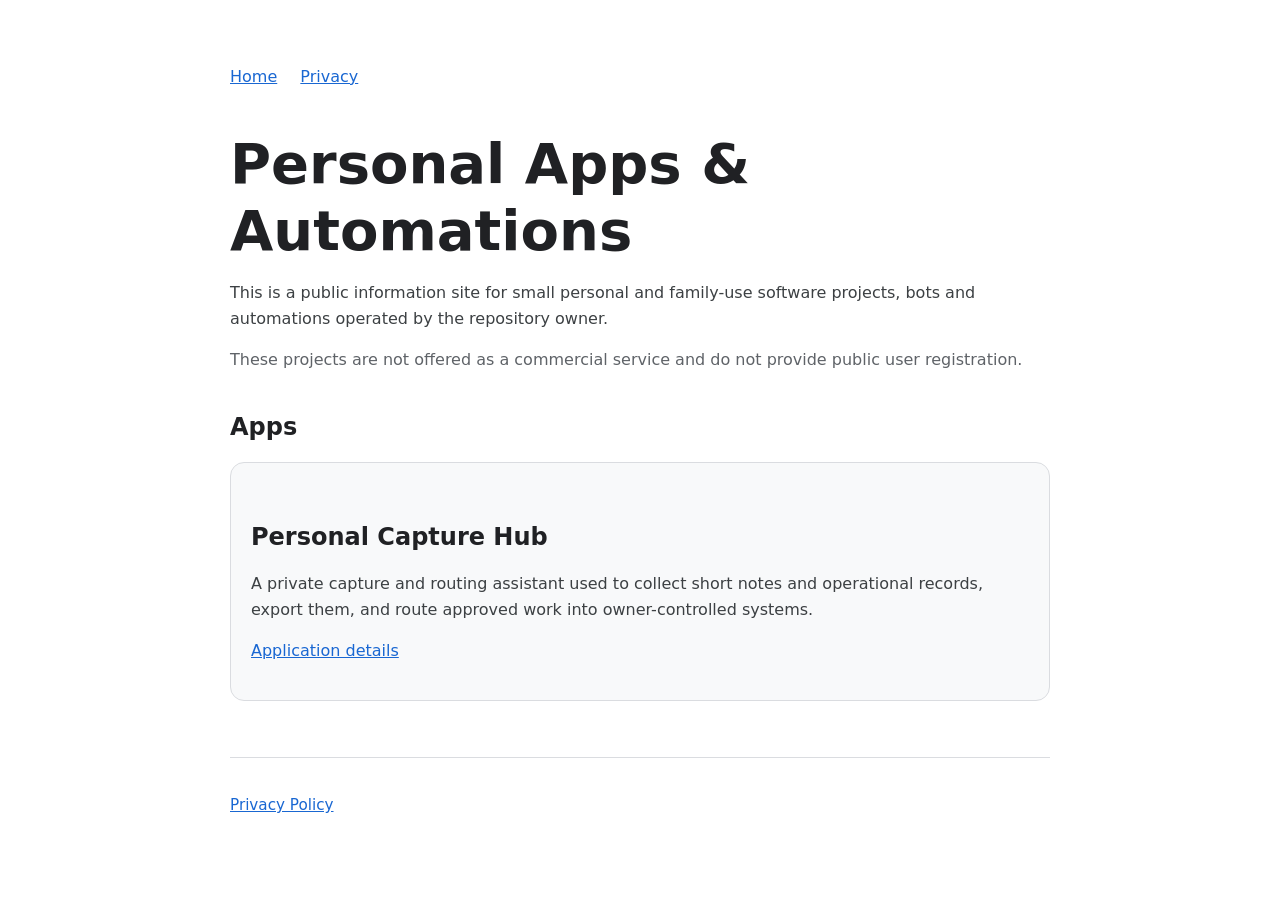
<file: index.html>
<!doctype html>
<html lang="en">
<head>
  <meta charset="utf-8">
  <meta name="viewport" content="width=device-width, initial-scale=1">
  <title>Personal Apps & Automations</title>
  <meta name="description" content="Public information for personal software, bots and automation projects.">
  <link rel="stylesheet" href="/styles.css">
</head>
<body>
  <main>
    <nav>
      <a href="/">Home</a>
      <a href="/privacy/">Privacy</a>
    </nav>

    <h1>Personal Apps & Automations</h1>
    <p>
      This is a public information site for small personal and family-use software projects,
      bots and automations operated by the repository owner.
    </p>
    <p class="muted">
      These projects are not offered as a commercial service and do not provide public user registration.
    </p>

    <h2>Apps</h2>

    <section class="card">
      <h2>Personal Capture Hub</h2>
      <p>
        A private capture and routing assistant used to collect short notes and operational records,
        export them, and route approved work into owner-controlled systems.
      </p>
      <p><a href="/apps/personal-capture-hub/">Application details</a></p>
    </section>

    <footer>
      <p><a href="/privacy/">Privacy Policy</a></p>
    </footer>
  </main>
</body>
</html>
</file>
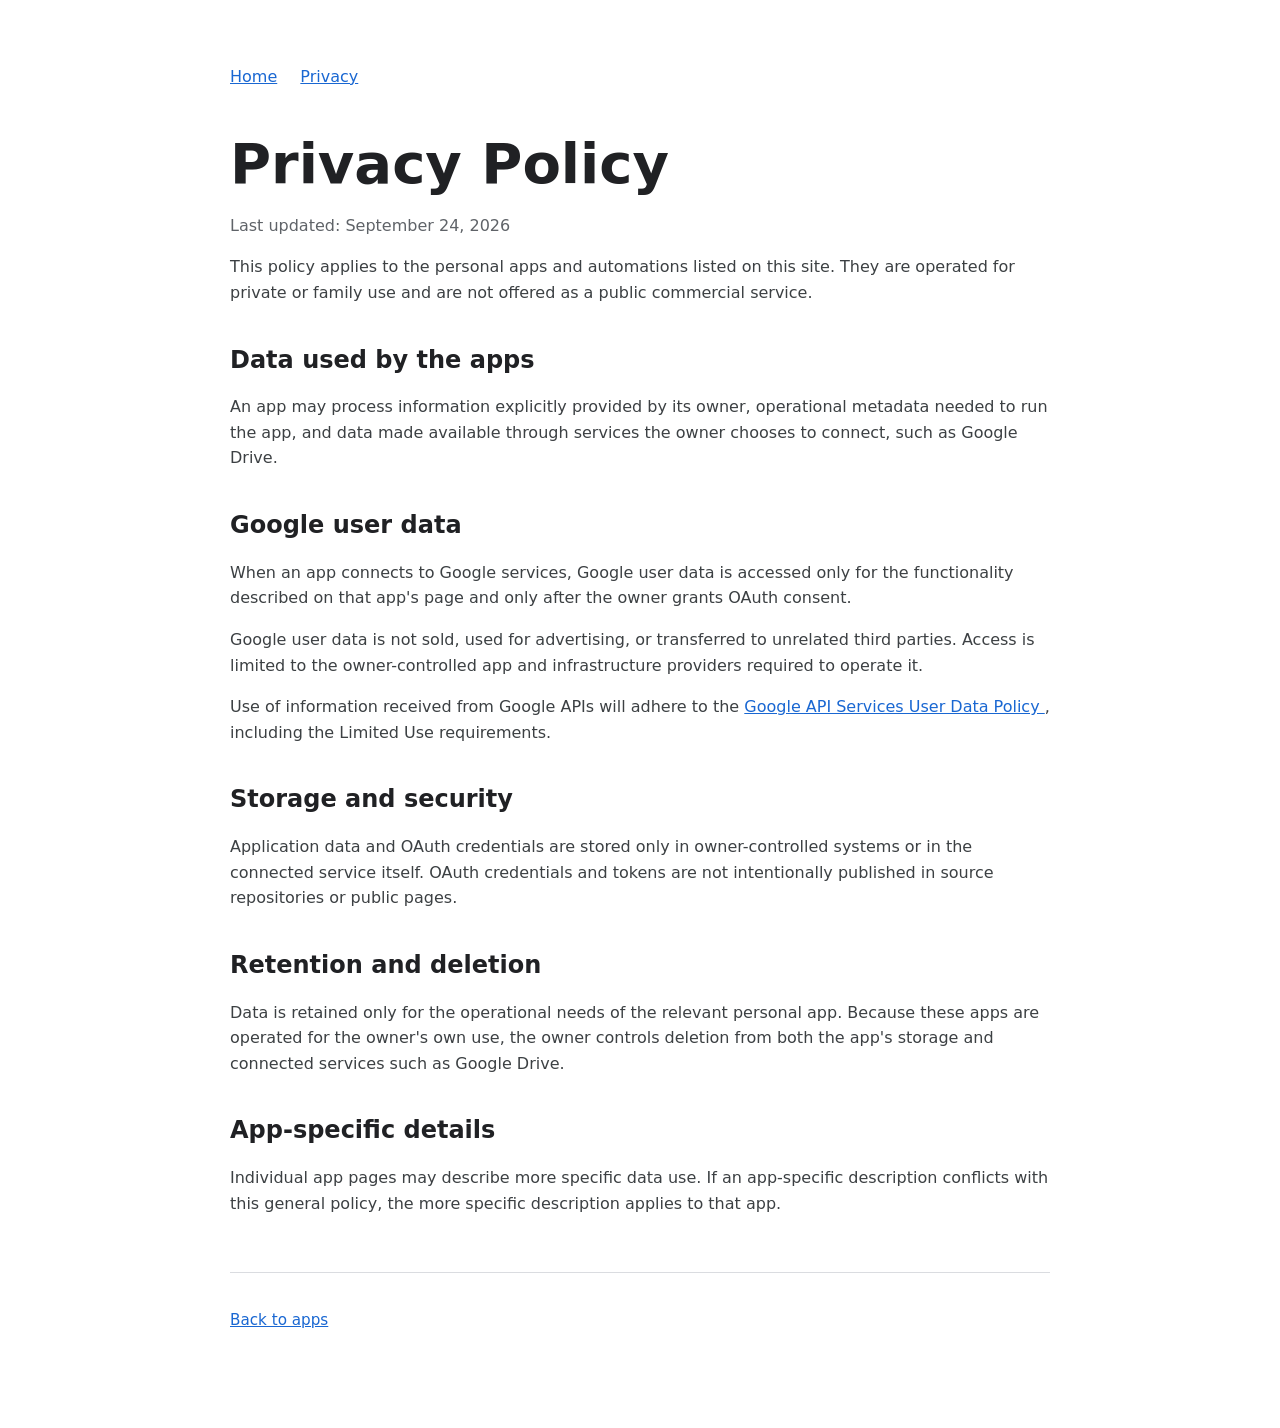
<file: privacy/index.html>
<!doctype html>
<html lang="en">
<head>
  <meta charset="utf-8">
  <meta name="viewport" content="width=device-width, initial-scale=1">
  <title>Privacy Policy · Personal Apps & Automations</title>
  <meta name="description" content="Privacy policy for personal apps and automations published on this site.">
  <link rel="stylesheet" href="/styles.css">
</head>
<body>
  <main>
    <nav>
      <a href="/">Home</a>
      <a href="/privacy/">Privacy</a>
    </nav>

    <h1>Privacy Policy</h1>
    <p class="muted">Last updated: September 24, 2026</p>

    <p>
      This policy applies to the personal apps and automations listed on this site.
      They are operated for private or family use and are not offered as a public commercial service.
    </p>

    <h2>Data used by the apps</h2>
    <p>
      An app may process information explicitly provided by its owner, operational metadata needed to run the app,
      and data made available through services the owner chooses to connect, such as Google Drive.
    </p>

    <h2>Google user data</h2>
    <p>
      When an app connects to Google services, Google user data is accessed only for the functionality described
      on that app's page and only after the owner grants OAuth consent.
    </p>
    <p>
      Google user data is not sold, used for advertising, or transferred to unrelated third parties.
      Access is limited to the owner-controlled app and infrastructure providers required to operate it.
    </p>
    <p>
      Use of information received from Google APIs will adhere to the
      <a href="https://developers.google.com/terms/api-services-user-data-policy">
        Google API Services User Data Policy
      </a>, including the Limited Use requirements.
    </p>

    <h2>Storage and security</h2>
    <p>
      Application data and OAuth credentials are stored only in owner-controlled systems or in the connected
      service itself. OAuth credentials and tokens are not intentionally published in source repositories or
      public pages.
    </p>

    <h2>Retention and deletion</h2>
    <p>
      Data is retained only for the operational needs of the relevant personal app.
      Because these apps are operated for the owner's own use, the owner controls deletion from both the app's
      storage and connected services such as Google Drive.
    </p>

    <h2>App-specific details</h2>
    <p>
      Individual app pages may describe more specific data use. If an app-specific description conflicts with
      this general policy, the more specific description applies to that app.
    </p>

    <footer>
      <p><a href="/">Back to apps</a></p>
    </footer>
  </main>
</body>
</html>
</file>
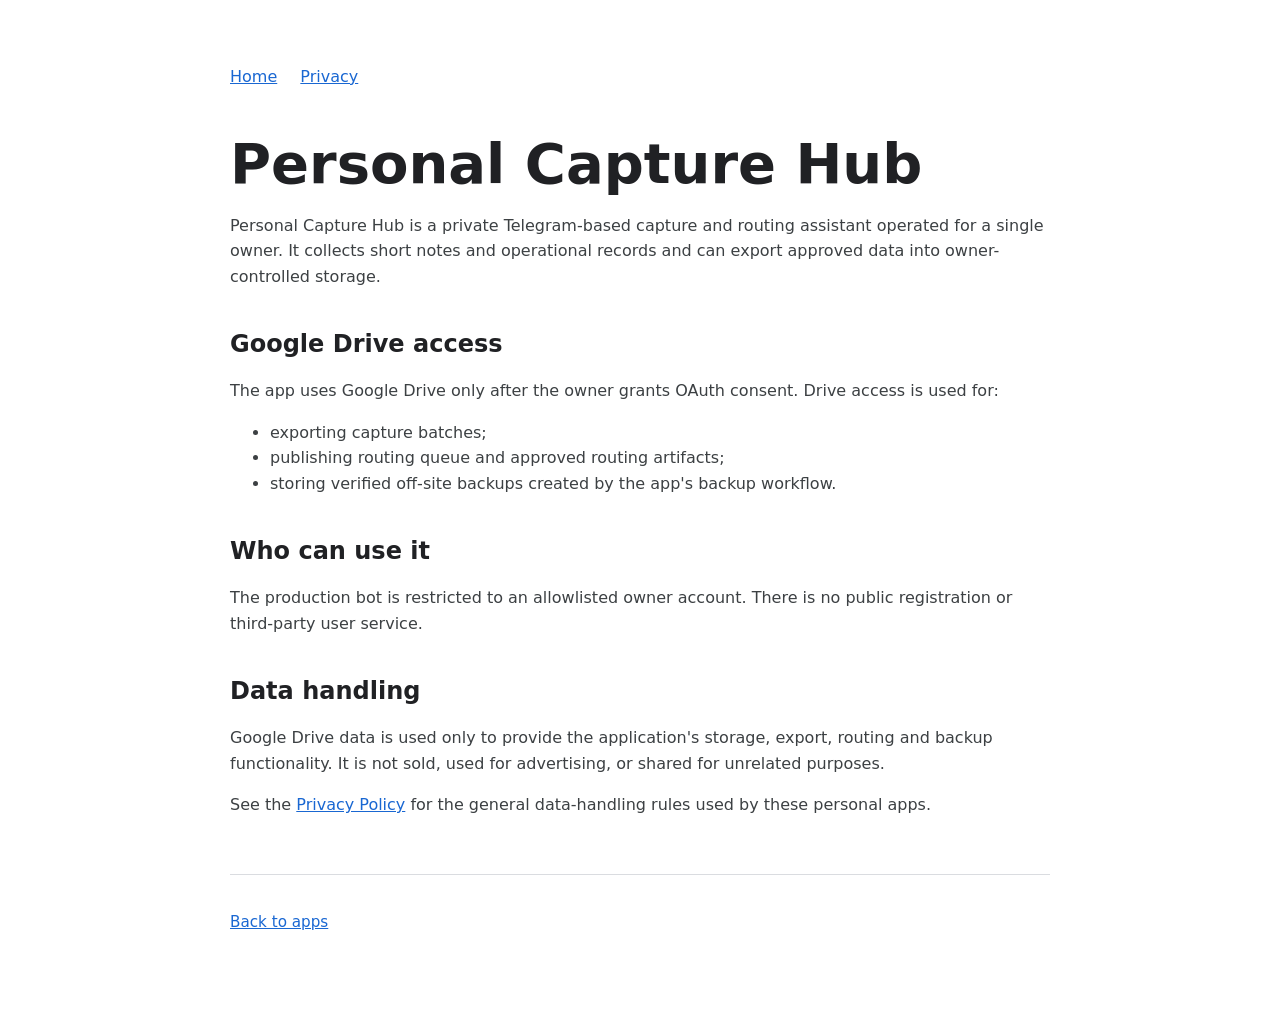
<file: apps/personal-capture-hub/index.html>
<!doctype html>
<html lang="en">
<head>
  <meta charset="utf-8">
  <meta name="viewport" content="width=device-width, initial-scale=1">
  <title>Personal Capture Hub</title>
  <meta name="description" content="Public information page for the Personal Capture Hub private automation project.">
  <link rel="stylesheet" href="/styles.css">
</head>
<body>
  <main>
    <nav>
      <a href="/">Home</a>
      <a href="/privacy/">Privacy</a>
    </nav>

    <h1>Personal Capture Hub</h1>
    <p>
      Personal Capture Hub is a private Telegram-based capture and routing assistant operated for a single owner.
      It collects short notes and operational records and can export approved data into owner-controlled storage.
    </p>

    <h2>Google Drive access</h2>
    <p>
      The app uses Google Drive only after the owner grants OAuth consent. Drive access is used for:
    </p>
    <ul>
      <li>exporting capture batches;</li>
      <li>publishing routing queue and approved routing artifacts;</li>
      <li>storing verified off-site backups created by the app's backup workflow.</li>
    </ul>

    <h2>Who can use it</h2>
    <p>
      The production bot is restricted to an allowlisted owner account.
      There is no public registration or third-party user service.
    </p>

    <h2>Data handling</h2>
    <p>
      Google Drive data is used only to provide the application's storage, export, routing and backup
      functionality. It is not sold, used for advertising, or shared for unrelated purposes.
    </p>

    <p>
      See the <a href="/privacy/">Privacy Policy</a> for the general data-handling rules used by these personal apps.
    </p>

    <footer>
      <p><a href="/">Back to apps</a></p>
    </footer>
  </main>
</body>
</html>
</file>
<file: styles.css>
:root {
  color-scheme: light dark;
  font-family: Inter, ui-sans-serif, system-ui, -apple-system, BlinkMacSystemFont, "Segoe UI", sans-serif;
  line-height: 1.6;
}

body {
  margin: 0;
  background: #0f1115;
  color: #e8eaed;
}

main {
  max-width: 820px;
  margin: 0 auto;
  padding: 64px 24px 80px;
}

h1, h2 {
  line-height: 1.2;
}

h1 {
  font-size: clamp(2rem, 7vw, 3.5rem);
  margin: 0 0 16px;
}

h2 {
  margin-top: 40px;
}

p, li {
  color: #c9cdd3;
}

a {
  color: #8ab4f8;
}

nav {
  margin-bottom: 40px;
}

nav a {
  margin-right: 18px;
}

.card {
  border: 1px solid #2c313a;
  border-radius: 14px;
  padding: 20px;
  margin: 20px 0;
  background: #16191f;
}

.muted {
  color: #9aa0a6;
}

footer {
  margin-top: 56px;
  padding-top: 20px;
  border-top: 1px solid #2c313a;
  color: #9aa0a6;
  font-size: 0.95rem;
}

@media (prefers-color-scheme: light) {
  body {
    background: #fff;
    color: #202124;
  }

  p, li {
    color: #3c4043;
  }

  a {
    color: #1967d2;
  }

  .card {
    border-color: #dadce0;
    background: #f8f9fa;
  }

  .muted, footer {
    color: #5f6368;
  }

  footer {
    border-color: #dadce0;
  }
}
</file>
